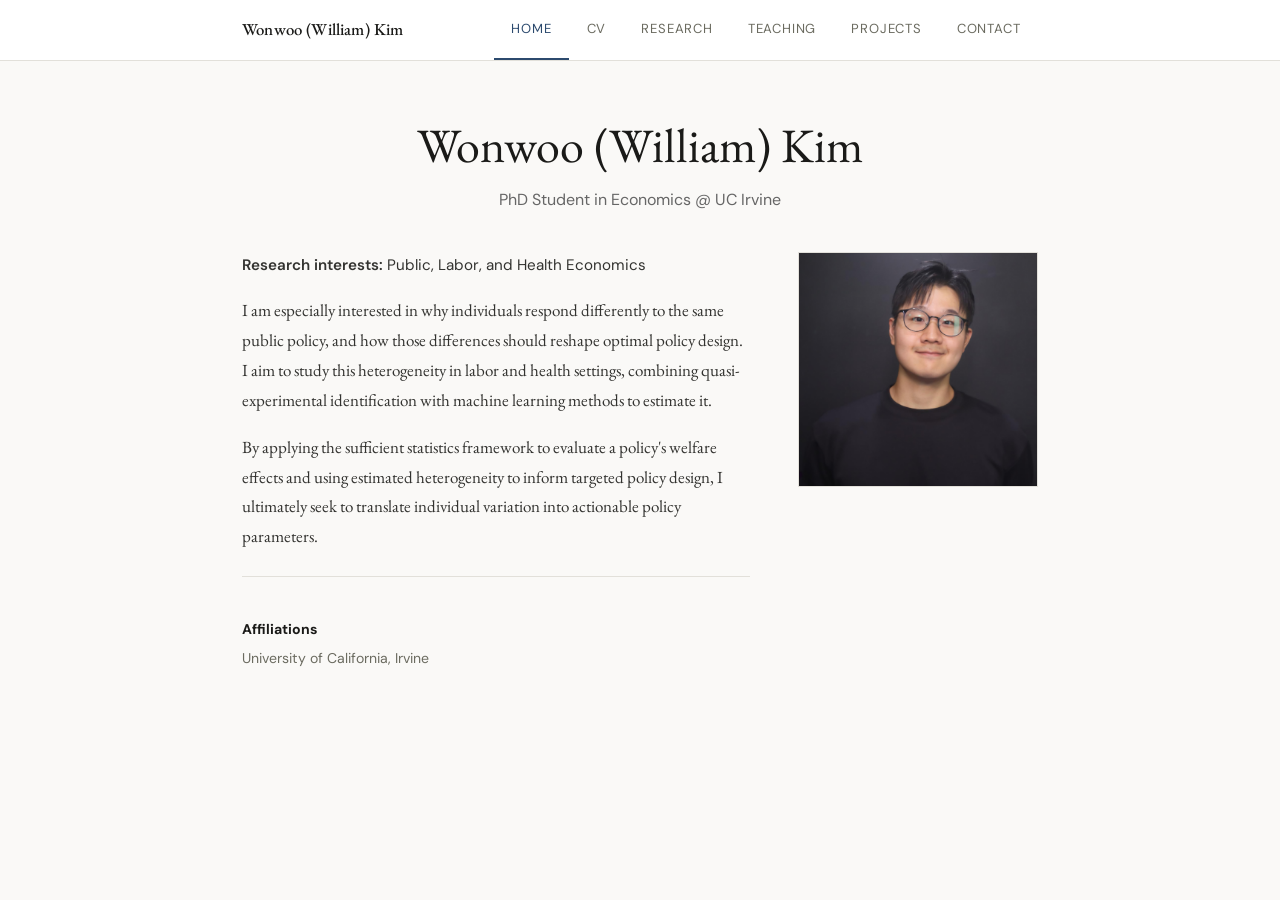
<file: index.html>
<!DOCTYPE html>
<html lang="en">
<head>
  <meta charset="UTF-8" />
  <meta name="viewport" content="width=device-width, initial-scale=1.0" />
  <title>Wonwoo (William) Kim</title>
  <link rel="stylesheet" href="style.css" />
  <style>
    /* Centered big name */
    .home-name {
      text-align: center;
      margin-bottom: 2.5rem;
    }

    .home-name h1 {
      font-size: 3rem;
      font-weight: 400;
      color: var(--text);
    }

    .home-subtitle {
      margin-top: 0.75rem;
      font-size: 1rem;
      color: #666;
      font-family: var(--sans);
      line-height: 1.6;
    }

    /* Two-column: text left, photo right */
    .home-grid {
      display: grid;
      grid-template-columns: 1fr 240px;
      gap: 3rem;
      align-items: start;
    }

    .research-label {
      font-family: var(--sans);
      font-size: 0.95rem;
      font-weight: 600;
      margin-bottom: 0.75rem;
      color: var(--text);
    }

    .research-label .fields { font-weight: 400; }

    .photo-col img {
      width: 100%;
      display: block;
      border: 1px solid var(--border);
    }

    @media (max-width: 700px) {
      .home-grid { grid-template-columns: 1fr; }
      .home-name h1 { font-size: 2.2rem; }
    }
  </style>
</head>
<body>

<header>
  <div class="header-inner">
    <a class="site-name" href="index.html">Wonwoo (William) Kim</a>
    <nav>
      <a href="index.html" class="active">Home</a>
      <a href="cv.html">CV</a>
      <a href="research.html">Research</a>
      <a href="teaching.html">Teaching</a>
      <a href="projects.html">Projects</a>
      <a href="contact.html">Contact</a>
    </nav>
  </div>
</header>

<main>

  <!-- Big centered name -->
  <div class="home-name">
    <h1>Wonwoo (William) Kim</h1>
    <p class="home-subtitle">
    PhD Student in Economics @ UC Irvine
  </p>
  </div>

  <!-- Two-column grid -->
  <div class="home-grid">

    <!-- LEFT: research interests + rest -->
    <div class="home-body">

      <p class="research-label">Research interests: <span class="fields">Public, Labor, and Health Economics</span></p>
      <p>
        I am especially interested in why individuals respond differently to the same public policy, and how those differences should reshape optimal policy design. I aim to study this heterogeneity in labor and health settings, combining quasi-experimental identification with machine learning methods to estimate it.
      </p>
      <p style="margin-top:1rem;">
        By applying the sufficient statistics framework to evaluate a policy's welfare effects and using estimated heterogeneity to inform targeted policy design, I ultimately seek to translate individual variation into actionable policy parameters.
      </p>

      <hr class="page-divider">
      <div class="affiliation-block">
        <p><strong style="color:var(--text); font-family: var(--sans); font-size:0.88rem;">Affiliations</strong></p>
        <p>University of California, Irvine</p>
      </div>

    </div>

    <!-- RIGHT: photo -->
    <div class="photo-col">
      <img src="Wonwoo Kim.jpg" alt="Wonwoo Kim">
    </div>

  </div>
</main>

</body>
</html>
</file>
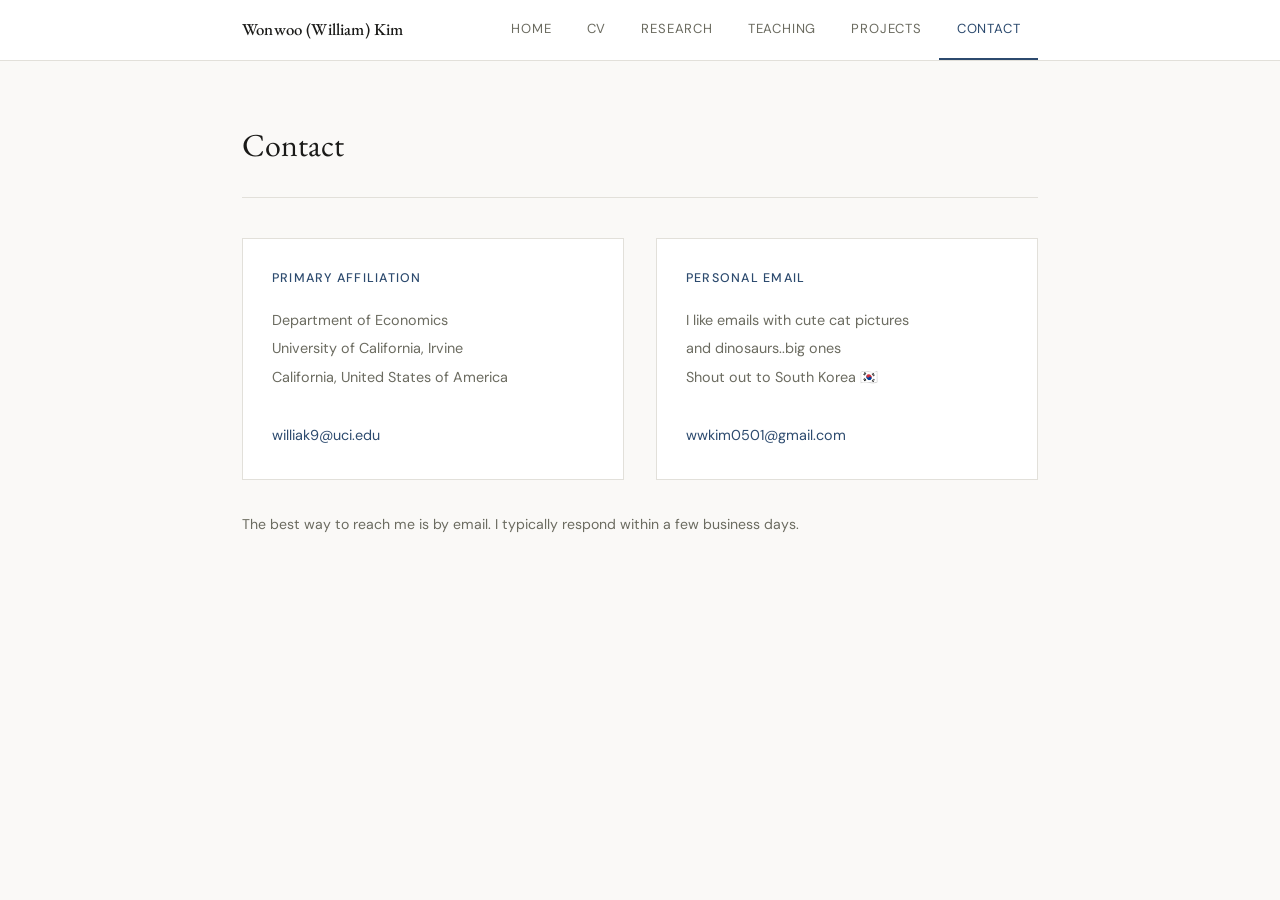
<file: contact.html>
<!DOCTYPE html>
<html lang="en">
<head>
  <meta charset="UTF-8" />
  <meta name="viewport" content="width=device-width, initial-scale=1.0" />
  <title>Contact — Wonwoo (William) Kim</title>
  <link rel="stylesheet" href="style.css" />
</head>
<body>

<header>
  <div class="header-inner">
    <a class="site-name" href="index.html">Wonwoo (William) Kim</a>
    <nav>
      <a href="index.html">Home</a>
      <a href="cv.html">CV</a>
      <a href="research.html">Research</a>
      <a href="teaching.html">Teaching</a>
      <a href="projects.html">Projects</a>
      <a href="contact.html" class="active">Contact</a>
    </nav>
  </div>
</header>

<main>
  <h2 class="page-title">Contact</h2>
  <hr class="page-divider">

  <div class="contact-grid">

    <!-- ✏️ Update your contact details below -->
    <div class="contact-card">
      <h3>Primary Affiliation</h3>
      <p>
        Department of Economics<br>
        University of California, Irvine<br>
        California, United States of America<br><br>
        <a href="mailto:williak9@uci.edu">williak9@uci.edu</a>
      </p>
    </div>

    <div class="contact-card">
      <h3>Personal Email</h3>
      <p>
        I like emails with cute cat pictures<br>
        and dinosaurs..big ones<br>
        Shout out to South Korea &#x1F1F0;&#x1F1F7;<br><br>
        <a href="mailto:wwkim0501@gmail.com">wwkim0501@gmail.com</a>
      </p>
    </div>

  </div>

  <p style="margin-top: 2rem; font-family: var(--sans); font-size: 0.88rem; color: var(--muted);">
    The best way to reach me is by email. I typically respond within a few business days.
  </p>
</main>


</body>
</html>
</file>
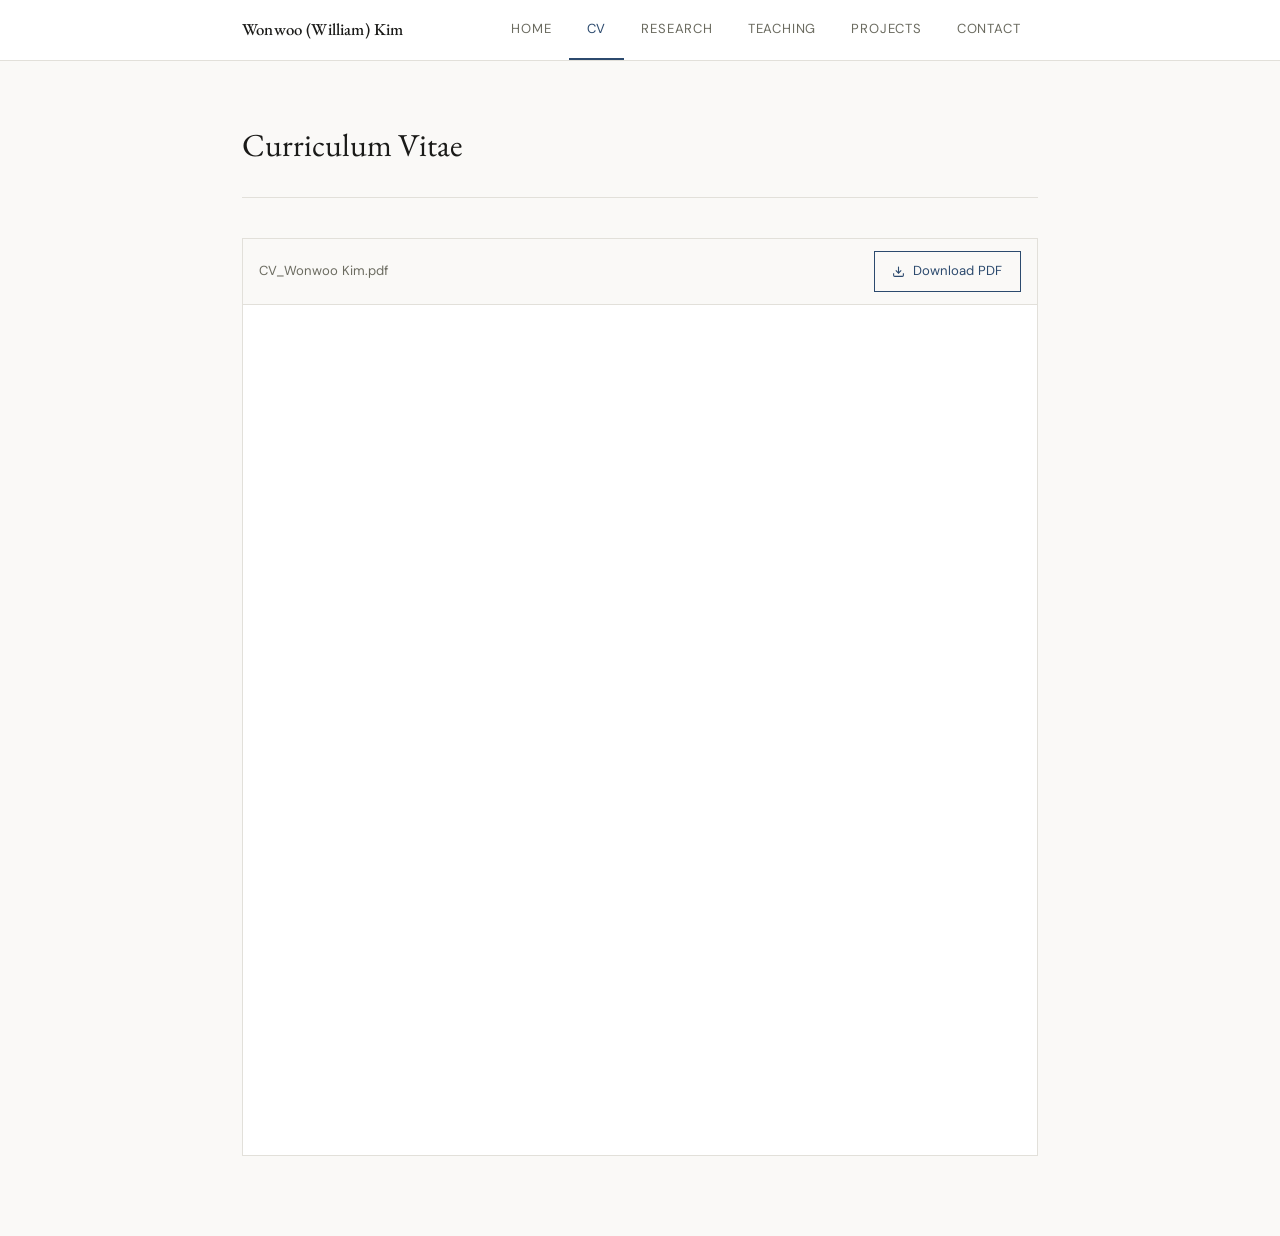
<file: cv.html>
<!DOCTYPE html>
<html lang="en">
<head>
  <meta charset="UTF-8" />
  <meta name="viewport" content="width=device-width, initial-scale=1.0" />
  <title>CV — Wonwoo (William) Kim</title>
  <link rel="stylesheet" href="style.css" />
  <style>
    .pdf-wrapper {
      width: 100%;
      border: 1px solid var(--border);
      background: var(--surface);
    }

    .pdf-wrapper iframe {
      width: 100%;
      height: 850px;
      border: none;
      display: block;
    }

    .pdf-toolbar {
      display: flex;
      align-items: center;
      justify-content: space-between;
      padding: 0.75rem 1rem;
      border-bottom: 1px solid var(--border);
      background: var(--bg);
    }

    .pdf-toolbar span {
      font-family: var(--sans);
      font-size: 0.82rem;
      color: var(--muted);
    }

    /* Fallback message shown if browser can't render PDF */
    .pdf-fallback {
      display: none;
      padding: 3rem;
      text-align: center;
      font-family: var(--sans);
      font-size: 0.9rem;
      color: var(--muted);
    }
  </style>
</head>
<body>

<header>
  <div class="header-inner">
    <a class="site-name" href="index.html">Wonwoo (William) Kim</a>
    <nav>
      <a href="index.html">Home</a>
      <a href="cv.html" class="active">CV</a>
      <a href="research.html">Research</a>
      <a href="teaching.html">Teaching</a>
      <a href="projects.html">Projects</a>
      <a href="contact.html">Contact</a>
    </nav>
  </div>
</header>

<main>
  <h2 class="page-title">Curriculum Vitae</h2>
  <hr class="page-divider">

  <div class="pdf-wrapper">
    <div class="pdf-toolbar">
      <span>CV_Wonwoo Kim.pdf</span>
      <!-- The PDF keeps the same filename across updates, so the ?v= below is what
           actually busts the browser cache. It is the first 8 hex of the PDF's
           sha256, so it changes exactly when the file does — a date is not enough,
           since the CV can be re-cut twice in one day. Update it here and on the
           iframe whenever you replace the PDF, or visitors keep seeing the old CV. -->
      <a class="cv-download" href="CV_Wonwoo Kim.pdf?v=07c76d1d" style="margin:0;"
         download="CV_Wonwoo Kim.pdf">
        <svg width="13" height="13" viewBox="0 0 24 24" fill="none" stroke="currentColor" stroke-width="2">
          <path d="M21 15v4a2 2 0 0 1-2 2H5a2 2 0 0 1-2-2v-4"/>
          <polyline points="7 10 12 15 17 10"/>
          <line x1="12" y1="15" x2="12" y2="3"/>
        </svg>
        Download PDF
      </a>
    </div>

    <!-- Bump ?v= together with the download link above. -->
    <iframe
      src="CV_Wonwoo Kim.pdf?v=07c76d1d"
      title="CV_Wonwoo Kim"
      onerror="this.style.display='none'; document.querySelector('.pdf-fallback').style.display='block';">
    </iframe>

    <div class="pdf-fallback">
      Your browser couldn't display the PDF inline.
      <a href="CV_Wonwoo Kim.pdf?v=07c76d1d" download="CV_Wonwoo Kim.pdf">Click here to download it instead.</a>
    </div>
  </div>

</main>


</body>
</html>
</file>
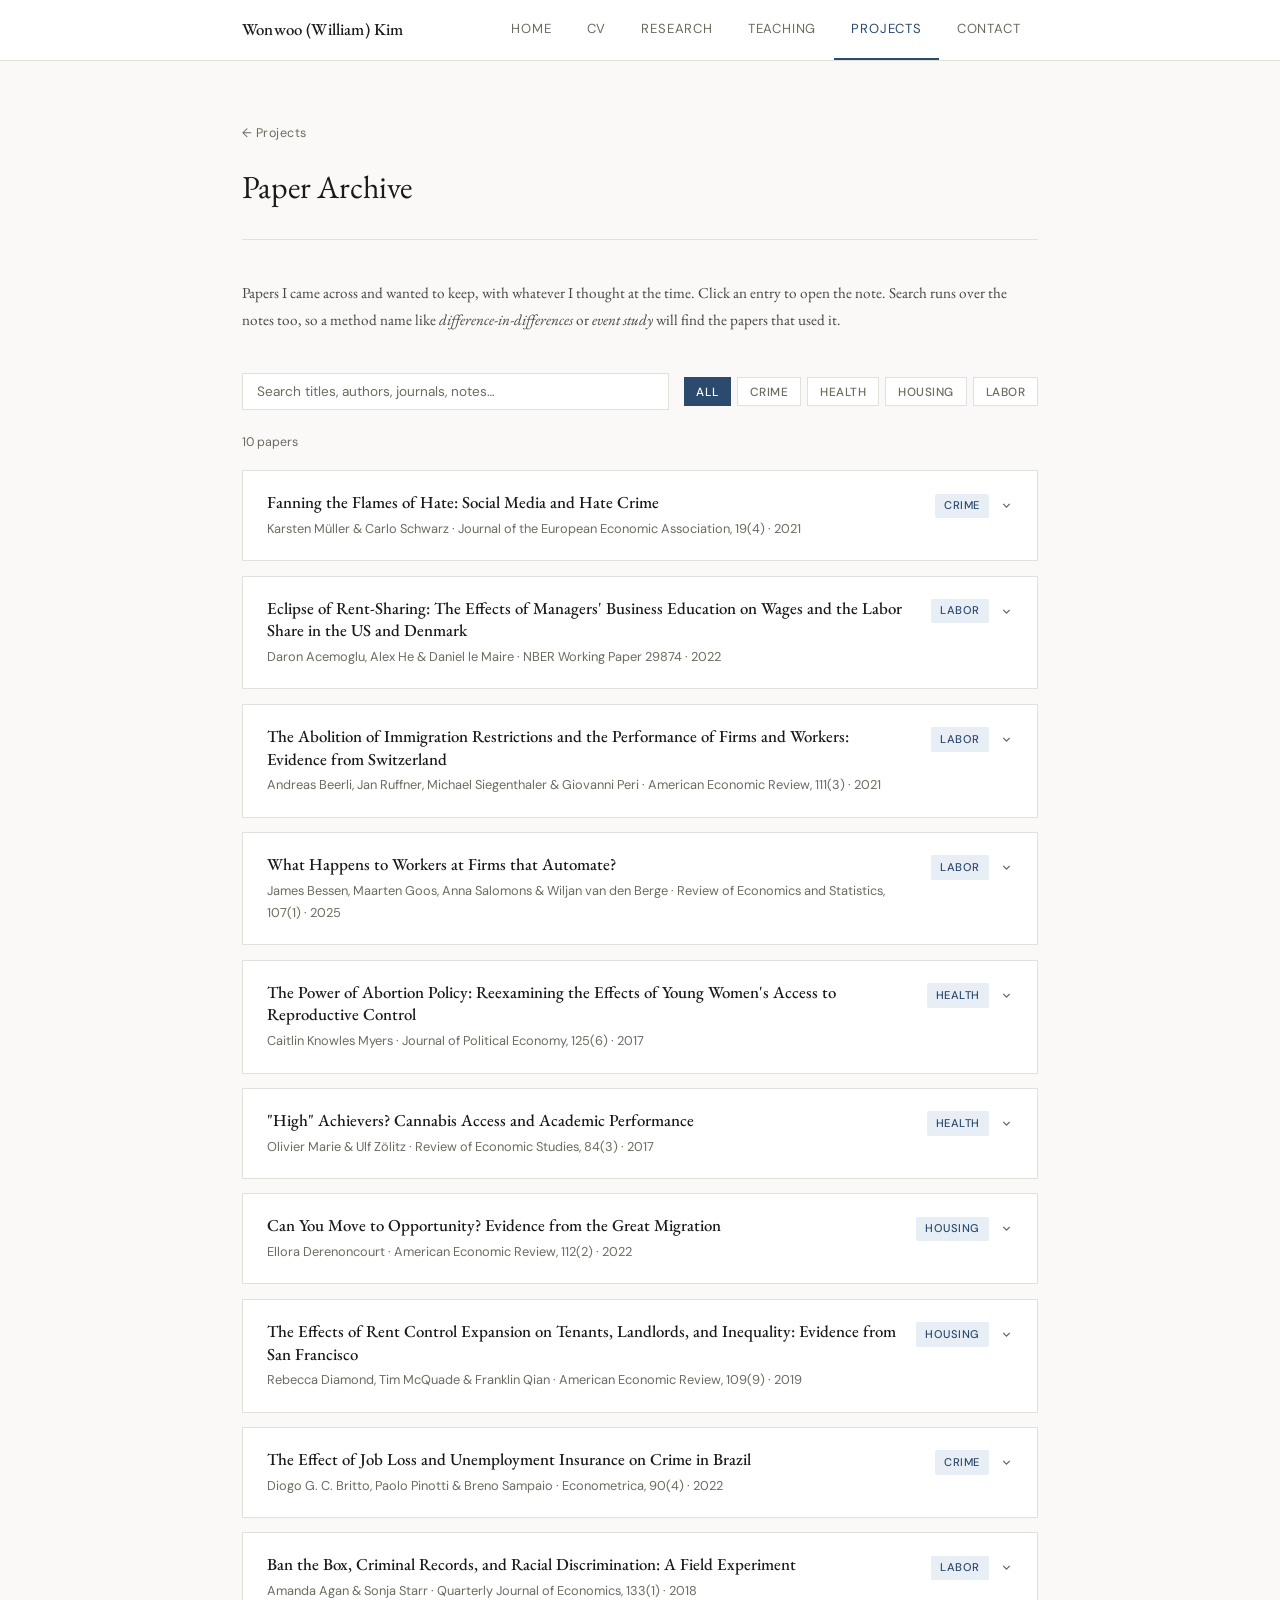
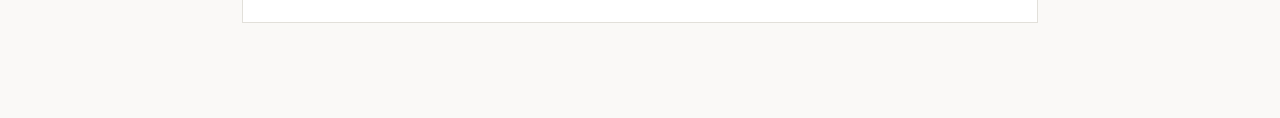
<file: paper-archive.html>
<!DOCTYPE html>
<html lang="en">
<head>
  <meta charset="UTF-8" />
  <meta name="viewport" content="width=device-width, initial-scale=1.0" />
  <title>Paper Archive — Wonwoo (William) Kim</title>
  <link rel="stylesheet" href="style.css" />
</head>
<body>

<header>
  <div class="header-inner">
    <a class="site-name" href="index.html">Wonwoo (William) Kim</a>
    <nav>
      <a href="index.html">Home</a>
      <a href="cv.html">CV</a>
      <a href="research.html">Research</a>
      <a href="teaching.html">Teaching</a>
      <a href="projects.html" class="active">Projects</a>
      <a href="contact.html">Contact</a>
    </nav>
  </div>
</header>

<main>
  <a class="back-link" href="projects.html">← Projects</a>
  <h2 class="page-title">Paper Archive</h2>
  <hr class="page-divider">

  <p class="hub-intro">
    Papers I came across and wanted to keep, with whatever I thought at the time.
    Click an entry to open the note. Search runs over the notes too, so a method
    name like <em>difference-in-differences</em> or <em>event study</em> will find
    the papers that used it.
  </p>

  <div class="archive-controls">
    <input
      class="archive-search"
      id="archive-search"
      type="search"
      placeholder="Search titles, authors, journals, notes…"
      aria-label="Search the paper archive"
    />
    <div class="archive-chips" id="archive-chips" role="group" aria-label="Filter by field"></div>
  </div>

  <p class="archive-count" id="archive-count" aria-live="polite"></p>

  <div id="archive-list">
    <noscript>
      <p class="archive-empty">
        The archive is rendered from <code>papers.json</code> in the browser, so it needs
        JavaScript. The raw file is readable directly at
        <a href="papers.json">papers.json</a>.
      </p>
    </noscript>
  </div>
</main>

<!-- Cloned per row rather than built by hand, so no markup is ever assembled from strings. -->
<template id="caret-template">
  <svg class="archive-caret" width="13" height="13" viewBox="0 0 24 24" fill="none" stroke="currentColor" stroke-width="2.5" aria-hidden="true"><polyline points="6 9 12 15 18 9"/></svg>
</template>

<script>
// Paper archive — renders papers.json, filters by field, searches across everything.
//
// Adding a paper means appending one object to papers.json. Nothing here is
// hardcoded to the current contents: the field chips are derived from the values
// that actually appear in the data, so a new field creates its own chip.
//
// Schema (see papers.json for a worked template):
//   id      string   unique slug
//   title   string
//   authors string
//   venue   string   journal, handbook, working paper series…
//   year    number
//   field   string   the single filter axis
//   added   string   "YYYY-MM-DD"; sorts the list, newest first
//   link      string   optional; only http(s) is rendered
//   takeaways string[] one entry per bullet under "Key takeaways"
//   comments  string   my own take, under "My comments"; "" hides the whole
//                      section, and "\n" splits it into paragraphs
//   source    string   optional provenance line, shown small at the bottom
//
// Everything from the file lands on the page through textContent, so a stray
// angle bracket in a note is text, not markup.
(function () {
  var listEl = document.getElementById("archive-list");
  var chipsEl = document.getElementById("archive-chips");
  var searchEl = document.getElementById("archive-search");
  var countEl = document.getElementById("archive-count");

  var papers = [];
  var activeField = "all";
  var query = "";

  fetch("papers.json", { cache: "no-store" })
    .then(function (res) {
      if (!res.ok) throw new Error(res.status);
      return res.json();
    })
    .then(function (data) {
      papers = (data.papers || []).slice().sort(function (a, b) {
        return String(b.added || "").localeCompare(String(a.added || ""));
      });
      buildChips();
      render();
    })
    .catch(function () {
      countEl.textContent = "";
      replaceChildren(listEl, message("Could not load the archive just now."));
    });

  // ── helpers ──

  function replaceChildren(parent, child) {
    parent.textContent = "";
    if (child) parent.appendChild(child);
  }

  function message(text) {
    var p = document.createElement("p");
    p.className = "archive-empty";
    p.textContent = text;
    return p;
  }

  // Only ever hand an http(s) URL to href — no javascript: or data: from the data file.
  function safeUrl(url) {
    return /^https?:\/\//i.test(url || "") ? url : "";
  }

  function label(text) {
    var h = document.createElement("h4");
    h.className = "archive-label";
    h.textContent = text;
    return h;
  }

  // Search covers the takeaways and comments, not just the bibliographic line —
  // that is how a method name ("difference-in-differences") finds its papers.
  function haystack(p) {
    return [p.title, p.authors, p.venue, p.year, p.field, p.comments, p.source]
      .concat(p.takeaways || [])
      .join(" ")
      .toLowerCase();
  }

  function matches(p) {
    if (activeField !== "all" && p.field !== activeField) return false;
    return !query || haystack(p).indexOf(query) !== -1;
  }

  // ── field chips, derived from the data ──

  function buildChips() {
    var fields = [];
    papers.forEach(function (p) {
      if (p.field && fields.indexOf(p.field) === -1) fields.push(p.field);
    });
    fields.sort();

    ["all"].concat(fields).forEach(function (field) {
      var chip = document.createElement("button");
      chip.type = "button";
      chip.className = "archive-chip";
      chip.textContent = field === "all" ? "All" : field;
      chip.setAttribute("aria-pressed", String(field === activeField));

      chip.addEventListener("click", function () {
        activeField = field;
        Array.prototype.forEach.call(
          chipsEl.querySelectorAll(".archive-chip"),
          function (other) { other.setAttribute("aria-pressed", String(other === chip)); }
        );
        render();
      });

      chipsEl.appendChild(chip);
    });
  }

  // ── one entry ──

  function makeItem(p) {
    var item = document.createElement("article");
    item.className = "archive-item";

    var head = document.createElement("button");
    head.type = "button";
    head.className = "archive-head";
    head.setAttribute("aria-expanded", "false");

    var lead = document.createElement("div");

    var title = document.createElement("div");
    title.className = "archive-title";
    title.textContent = p.title || "Untitled";
    lead.appendChild(title);

    var meta = document.createElement("div");
    meta.className = "archive-meta";
    meta.textContent = [p.authors, p.venue, p.year].filter(Boolean).join("  ·  ");
    lead.appendChild(meta);

    var side = document.createElement("div");
    side.className = "archive-side";
    if (p.field) {
      var tag = document.createElement("span");
      tag.className = "archive-field";
      tag.textContent = p.field;
      side.appendChild(tag);
    }
    side.appendChild(
      document.getElementById("caret-template").content.firstElementChild.cloneNode(true)
    );

    head.appendChild(lead);
    head.appendChild(side);

    var body = document.createElement("div");
    body.className = "archive-body";
    body.hidden = true;

    // Key takeaways — what the paper does and finds.
    if ((p.takeaways || []).length) {
      body.appendChild(label("Key takeaways"));
      var list = document.createElement("ul");
      list.className = "archive-takeaways";
      p.takeaways.forEach(function (point) {
        var li = document.createElement("li");
        li.textContent = point;
        list.appendChild(li);
      });
      body.appendChild(list);
    }

    // My comments — omitted entirely until there is something to say, so an
    // unwritten note leaves no empty heading behind.
    if (p.comments) {
      body.appendChild(label("My comments"));
      String(p.comments).split("\n").forEach(function (paragraph) {
        if (!paragraph.trim()) return;
        var para = document.createElement("p");
        para.textContent = paragraph;
        body.appendChild(para);
      });
    }

    if (p.source) {
      var source = document.createElement("p");
      source.className = "archive-source";
      source.textContent = p.source;
      body.appendChild(source);
    }

    var href = safeUrl(p.link);
    if (href) {
      var link = document.createElement("a");
      link.className = "archive-link";
      link.href = href;
      link.target = "_blank";
      link.rel = "noopener";
      link.textContent = "Read the paper →";
      body.appendChild(link);
    }

    head.addEventListener("click", function () {
      var open = head.getAttribute("aria-expanded") === "true";
      head.setAttribute("aria-expanded", String(!open));
      body.hidden = open;
    });

    item.appendChild(head);
    item.appendChild(body);
    return item;
  }

  // ── render ──

  function render() {
    var shown = papers.filter(matches);

    listEl.textContent = "";
    if (!shown.length) {
      listEl.appendChild(message("No papers match that."));
    } else {
      shown.forEach(function (p) { listEl.appendChild(makeItem(p)); });
    }

    countEl.textContent = shown.length + (shown.length === 1 ? " paper" : " papers");
  }

  searchEl.addEventListener("input", function () {
    query = searchEl.value.trim().toLowerCase();
    render();
  });
})();
</script>

</body>
</html>
</file>
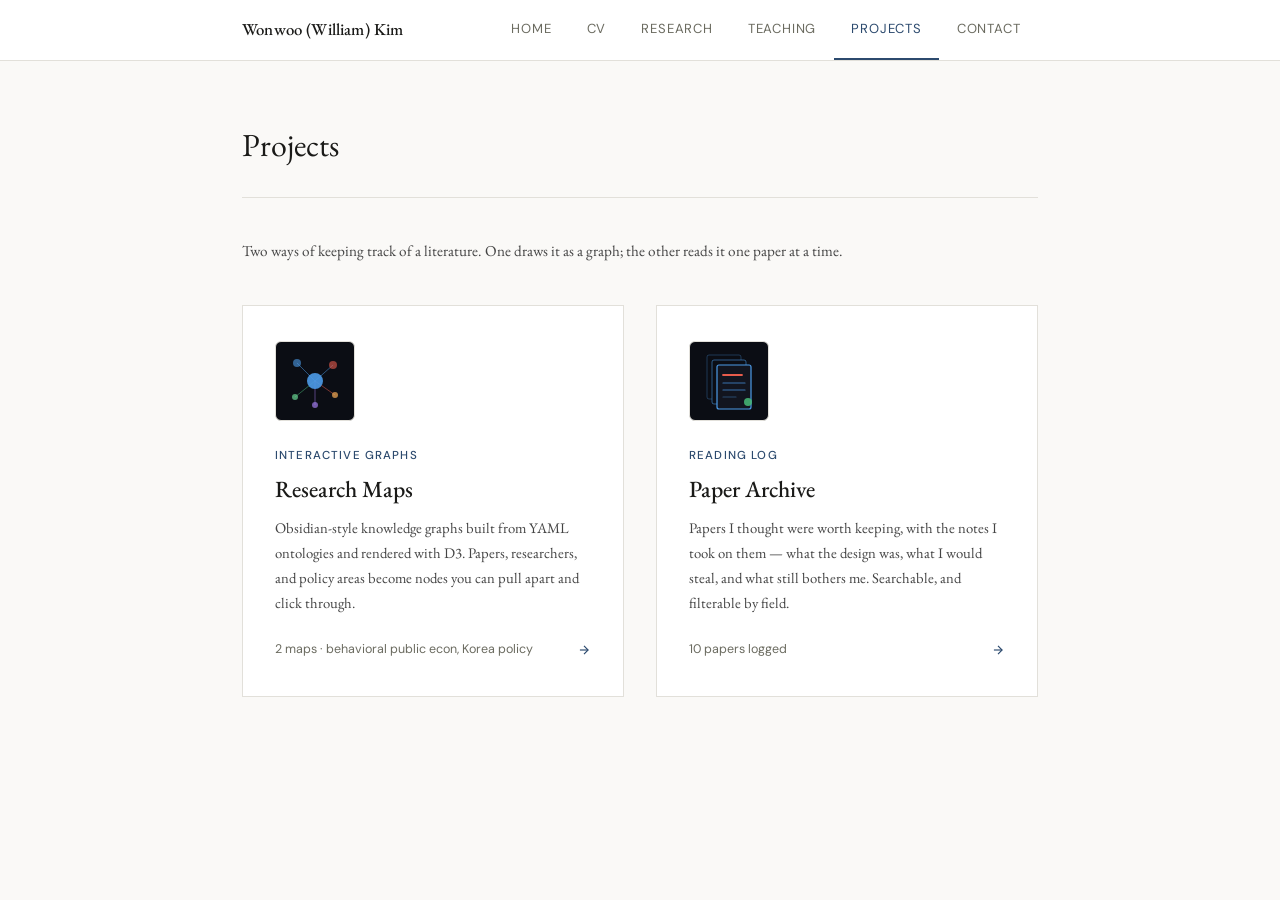
<file: projects.html>
<!DOCTYPE html>
<html lang="en">
<head>
  <meta charset="UTF-8" />
  <meta name="viewport" content="width=device-width, initial-scale=1.0" />
  <title>Projects — Wonwoo (William) Kim</title>
  <link rel="stylesheet" href="style.css" />
</head>
<body>

<header>
  <div class="header-inner">
    <a class="site-name" href="index.html">Wonwoo (William) Kim</a>
    <nav>
      <a href="index.html">Home</a>
      <a href="cv.html">CV</a>
      <a href="research.html">Research</a>
      <a href="teaching.html">Teaching</a>
      <a href="projects.html" class="active">Projects</a>
      <a href="contact.html">Contact</a>
    </nav>
  </div>
</header>

<main>
  <h2 class="page-title">Projects</h2>
  <hr class="page-divider">

  <p class="hub-intro">
    Two ways of keeping track of a literature. One draws it as a graph;
    the other reads it one paper at a time.
  </p>

  <div class="hub-grid">

    <!-- ── Left door: the D3 knowledge graphs ── -->
    <a class="hub-panel" href="research-maps.html">
      <div class="hub-motif">
        <svg viewBox="0 0 72 72" fill="none" xmlns="http://www.w3.org/2000/svg" aria-hidden="true">
          <line x1="36" y1="36" x2="18" y2="18" stroke="#4C9BE8" stroke-width="1" stroke-opacity="0.5"/>
          <line x1="36" y1="36" x2="54" y2="20" stroke="#4C9BE8" stroke-width="1" stroke-opacity="0.5"/>
          <line x1="36" y1="36" x2="56" y2="50" stroke="#E85C4C" stroke-width="1" stroke-opacity="0.5"/>
          <line x1="36" y1="36" x2="16" y2="52" stroke="#48BB78" stroke-width="1" stroke-opacity="0.5"/>
          <line x1="36" y1="36" x2="36" y2="60" stroke="#9F7AEA" stroke-width="1" stroke-opacity="0.5"/>
          <circle cx="36" cy="36" r="8" fill="#4C9BE8" fill-opacity="0.9"/>
          <circle cx="18" cy="18" r="4" fill="#4C9BE8" fill-opacity="0.6"/>
          <circle cx="54" cy="20" r="4" fill="#E85C4C" fill-opacity="0.6"/>
          <circle cx="56" cy="50" r="3" fill="#F6AD55" fill-opacity="0.7"/>
          <circle cx="16" cy="52" r="3" fill="#68D391" fill-opacity="0.7"/>
          <circle cx="36" cy="60" r="3" fill="#9F7AEA" fill-opacity="0.7"/>
        </svg>
      </div>

      <h3 class="hub-kicker">Interactive Graphs</h3>
      <div class="hub-title">Research Maps</div>
      <p class="hub-desc">
        Obsidian-style knowledge graphs built from YAML ontologies and rendered
        with D3. Papers, researchers, and policy areas become nodes you can pull
        apart and click through.
      </p>

      <div class="hub-meta">
        <span>2 maps · behavioral public econ, Korea policy</span>
        <svg class="hub-arrow" width="14" height="14" viewBox="0 0 24 24" fill="none" stroke="currentColor" stroke-width="2" aria-hidden="true"><line x1="5" y1="12" x2="19" y2="12"/><polyline points="12 5 19 12 12 19"/></svg>
      </div>
    </a>

    <!-- ── Right door: the reading log ── -->
    <a class="hub-panel" href="paper-archive.html">
      <div class="hub-motif">
        <svg viewBox="0 0 72 72" fill="none" xmlns="http://www.w3.org/2000/svg" aria-hidden="true">
          <rect x="14" y="10" width="34" height="44" rx="2" stroke="#4C9BE8" stroke-width="1" stroke-opacity="0.3"/>
          <rect x="19" y="15" width="34" height="44" rx="2" fill="#0b0d14" stroke="#4C9BE8" stroke-width="1" stroke-opacity="0.55"/>
          <rect x="24" y="20" width="34" height="44" rx="2" fill="#12151f" stroke="#4C9BE8" stroke-width="1.2"/>
          <line x1="30" y1="30" x2="49" y2="30" stroke="#E85C4C" stroke-width="1.8" stroke-linecap="round"/>
          <line x1="30" y1="38" x2="52" y2="38" stroke="#4C9BE8" stroke-width="1.2" stroke-opacity="0.7" stroke-linecap="round"/>
          <line x1="30" y1="45" x2="52" y2="45" stroke="#4C9BE8" stroke-width="1.2" stroke-opacity="0.7" stroke-linecap="round"/>
          <line x1="30" y1="52" x2="43" y2="52" stroke="#4C9BE8" stroke-width="1.2" stroke-opacity="0.4" stroke-linecap="round"/>
          <circle cx="55" cy="57" r="4" fill="#48BB78" fill-opacity="0.85"/>
        </svg>
      </div>

      <h3 class="hub-kicker">Reading Log</h3>
      <div class="hub-title">Paper Archive</div>
      <p class="hub-desc">
        Papers I thought were worth keeping, with the notes I took on them —
        what the design was, what I would steal, and what still bothers me.
        Searchable, and filterable by field.
      </p>

      <div class="hub-meta">
        <!-- Replaced with a live count on load; this text is the fallback. -->
        <span data-paper-count>Notes on papers worth keeping</span>
        <svg class="hub-arrow" width="14" height="14" viewBox="0 0 24 24" fill="none" stroke="currentColor" stroke-width="2" aria-hidden="true"><line x1="5" y1="12" x2="19" y2="12"/><polyline points="12 5 19 12 12 19"/></svg>
      </div>
    </a>

  </div>
</main>

<script>
// Show how many papers are actually in the archive, read from the same file the
// archive page renders. Same-origin, no build step, and the markup already says
// something sensible — so a failed fetch just leaves the fallback text in place.
(function () {
  var el = document.querySelector("[data-paper-count]");
  if (!el) return;

  fetch("papers.json", { cache: "no-store" })
    .then(function (res) {
      if (!res.ok) throw new Error(res.status);
      return res.json();
    })
    .then(function (data) {
      var n = (data.papers || []).length;
      el.textContent = n + (n === 1 ? " paper logged" : " papers logged");
    })
    .catch(function () { /* keep the fallback */ });
})();
</script>

</body>
</html>
</file>
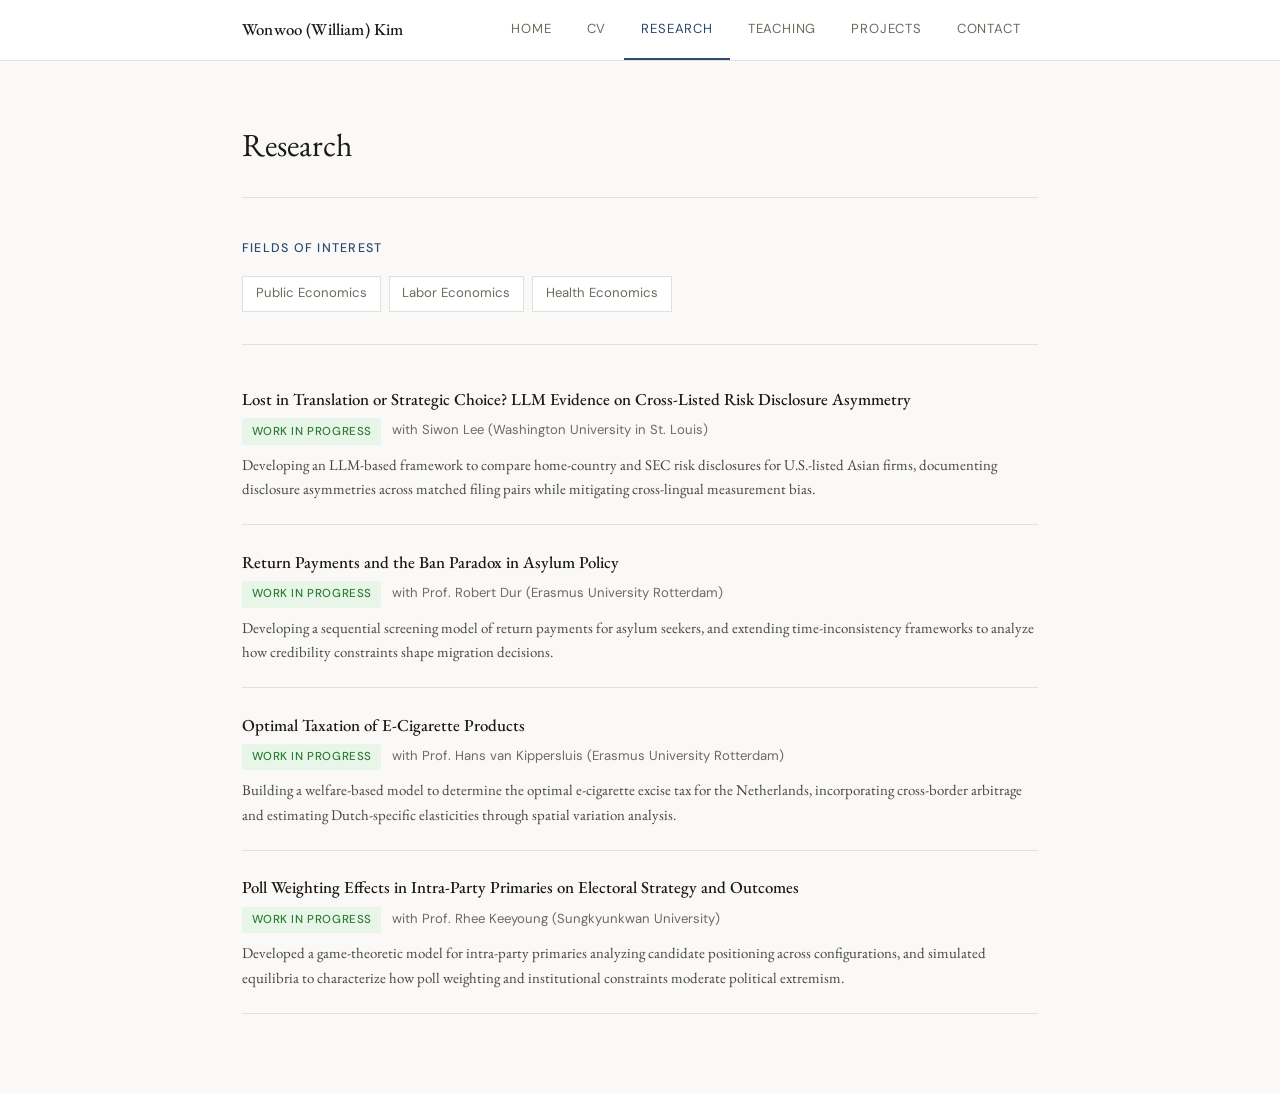
<file: research.html>
<!DOCTYPE html>
<html lang="en">
<head>
  <meta charset="UTF-8" />
  <meta name="viewport" content="width=device-width, initial-scale=1.0" />
  <title>Research — Wonwoo (William) Kim</title>
  <link rel="stylesheet" href="style.css" />
</head>
<body>

<header>
  <div class="header-inner">
    <a class="site-name" href="index.html">Wonwoo (William) Kim</a>
    <nav>
      <a href="index.html">Home</a>
      <a href="cv.html">CV</a>
      <a href="research.html" class="active">Research</a>
      <a href="teaching.html">Teaching</a>
      <a href="projects.html">Projects</a>
      <a href="contact.html">Contact</a>
    </nav>
  </div>
</header>

<main>
  <h2 class="page-title">Research</h2>
  <hr class="page-divider">

  <div class="research-fields">
    <h3>Fields of Interest</h3>
    <div class="field-tags">
      <span class="field-tag">Public Economics</span>
      <span class="field-tag">Labor Economics</span>
      <span class="field-tag">Health Economics</span>
    </div>
  </div>

  <hr class="page-divider" style="margin-top:2rem;">

  <ul class="paper-list">

    <!-- ── ONGOING ── -->
    <!-- Order and titles follow WORK IN PROGRESS in CV_Wonwoo Kim.pdf. -->
    <li class="paper-item">
      <div class="paper-title">Lost in Translation or Strategic Choice? LLM Evidence on Cross-Listed Risk Disclosure Asymmetry</div>
      <div class="paper-meta">
        <span class="paper-tag tag-progress">Work in Progress</span>
        with Siwon Lee (Washington University in St. Louis)
      </div>
      <div class="paper-abstract">
        Developing an LLM-based framework to compare home-country and SEC risk disclosures for
        U.S.-listed Asian firms, documenting disclosure asymmetries across matched filing pairs
        while mitigating cross-lingual measurement bias.
      </div>
    </li>

    <li class="paper-item">
      <div class="paper-title">Return Payments and the Ban Paradox in Asylum Policy</div>
      <div class="paper-meta">
        <span class="paper-tag tag-progress">Work in Progress</span>
        with Prof. Robert Dur (Erasmus University Rotterdam)
      </div>
      <div class="paper-abstract">
        Developing a sequential screening model of return payments for asylum seekers, and extending
        time-inconsistency frameworks to analyze how credibility constraints shape migration decisions.
      </div>
    </li>

    <li class="paper-item">
      <div class="paper-title">Optimal Taxation of E-Cigarette Products</div>
      <div class="paper-meta">
        <span class="paper-tag tag-progress">Work in Progress</span>
        with Prof. Hans van Kippersluis (Erasmus University Rotterdam)
      </div>
      <div class="paper-abstract">
        Building a welfare-based model to determine the optimal e-cigarette excise tax for the
        Netherlands, incorporating cross-border arbitrage and estimating Dutch-specific elasticities
        through spatial variation analysis.
      </div>
    </li>

    <li class="paper-item">
      <div class="paper-title">Poll Weighting Effects in Intra-Party Primaries on Electoral Strategy and Outcomes</div>
      <div class="paper-meta">
        <span class="paper-tag tag-progress">Work in Progress</span>
        with Prof. Rhee Keeyoung (Sungkyunkwan University)
      </div>
      <div class="paper-abstract">
        Developed a game-theoretic model for intra-party primaries analyzing candidate positioning
        across configurations, and simulated equilibria to characterize how poll weighting and
        institutional constraints moderate political extremism.
      </div>
    </li>

    <!-- ── COMPLETED ── -->
    <!-- <li class="paper-item">
      <div class="paper-title">Gender-Specific Cardiovascular Screening Intervention Design</div>
      <div class="paper-meta">
        <span class="paper-tag tag-wip">Completed</span>
        Research Project · with Prof. Hans van Kippersluis &mdash; Erasmus University Rotterdam, Feb 2025
      </div>
      <div class="paper-abstract">
        Reviewed cardiovascular prevention literature, constructed a disease–age–gender panel for Zuid-Holland municipalities using CBS data, and designed a gender-targeted intervention to increase early screening uptake.
      </div>
    </li>

    <li class="paper-item">
      <div class="paper-title">Effects of Childbirth Incentives by Local Governments on Birth Rate</div>
      <div class="paper-meta">
        <span class="paper-tag tag-wip">Completed</span>
        Undergraduate Research Program · with Prof. Lee Dongwon &mdash; Sungkyunkwan University, Aug 2024
      </div>
      <div class="paper-abstract">
        Constructed and analyzed a South Korean municipal panel dataset to estimate the causal impact of financial incentives for first- and second-born children on fertility rates.
      </div>
    </li>

    <li class="paper-item">
      <div class="paper-title">Numerical Investigation for Economic Modeling Using Python</div>
      <div class="paper-meta">
        <span class="paper-tag tag-wip">Completed</span>
        Undergraduate Research Program · with Prof. Lee Junsang &mdash; Sungkyunkwan University, Jul 2022
      </div>
      <div class="paper-abstract">
        Modeled AD–AS dynamics in Python to simulate fiscal and monetary shocks and analyze equilibrium stability and inflation–output tradeoffs using dynamic visualizations.
      </div>
    </li>-->

  </ul>
</main>


</body>
</html>
</file>
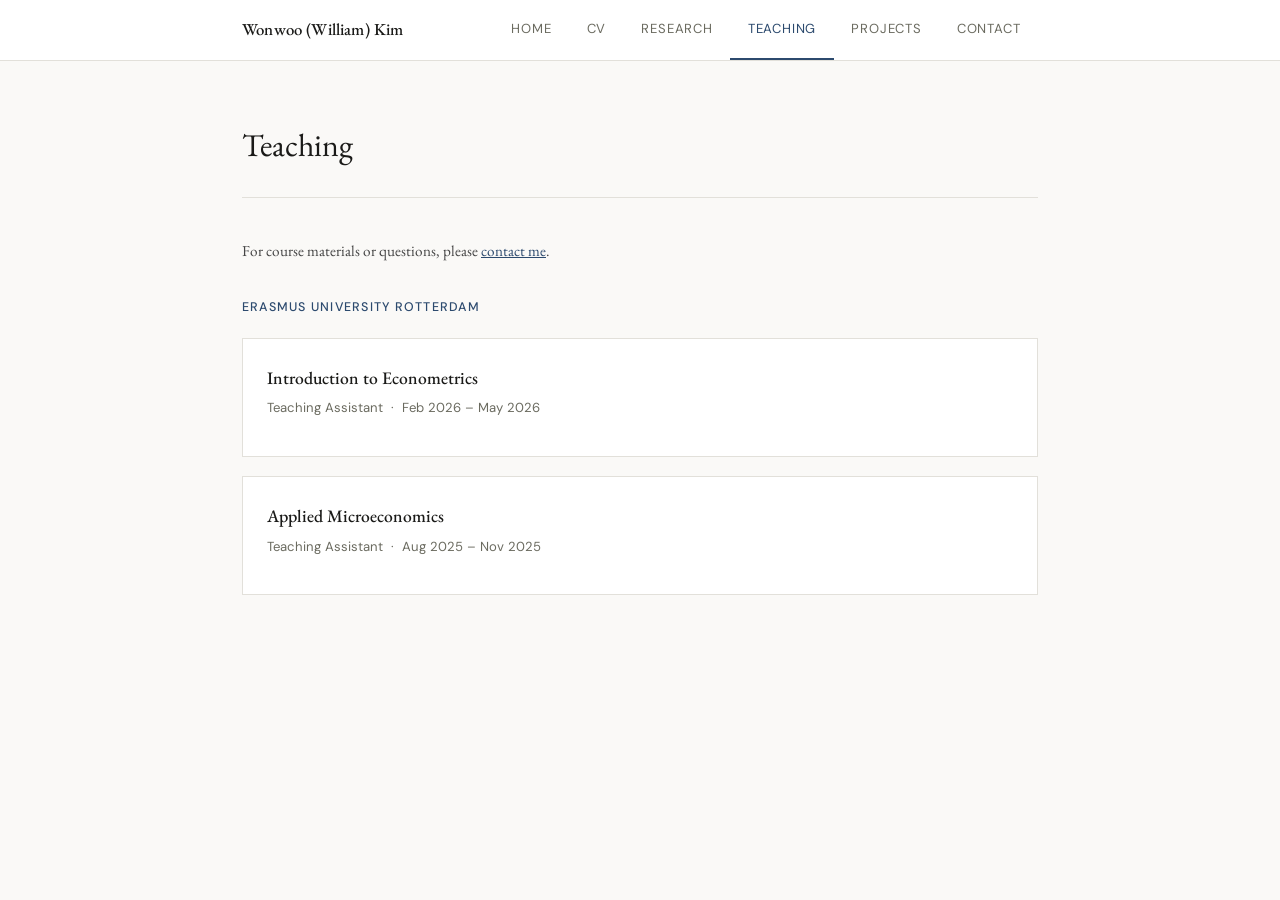
<file: teaching.html>
<!DOCTYPE html>
<html lang="en">
<head>
  <meta charset="UTF-8" />
  <meta name="viewport" content="width=device-width, initial-scale=1.0" />
  <title>Teaching — Wonwoo (William) Kim</title>
  <link rel="stylesheet" href="style.css" />
</head>
<body>

<header>
  <div class="header-inner">
    <a class="site-name" href="index.html">Wonwoo (William) Kim</a>
    <nav>
      <a href="index.html">Home</a>
      <a href="cv.html">CV</a>
      <a href="research.html">Research</a>
      <a href="teaching.html" class="active">Teaching</a>
      <a href="projects.html">Projects</a>
      <a href="contact.html">Contact</a>
    </nav>
  </div>
</header>

<main>
  <h2 class="page-title">Teaching</h2>
  <hr class="page-divider">

  <p style="font-size:0.95rem; color:#444; margin-bottom:2rem;">
    For course materials or questions, please <a href="mailto:williak9@uci.edu">contact me</a>.
  </p>

  <!-- ── Teaching Assistant ── -->
  <div class="cv-section">
    <h3 style="font-family:var(--sans);font-size:0.78rem;font-weight:500;letter-spacing:0.1em;text-transform:uppercase;color:var(--accent);margin-bottom:1.2rem;">
      Erasmus University Rotterdam
    </h3>

    <div class="course-card">
      <div class="course-name">Introduction to Econometrics</div>
      <div class="course-meta">Teaching Assistant &nbsp;·&nbsp; Feb 2026 – May 2026</div>
      <!--<div class="course-desc">
        Teaching Assistant. Course covers the foundations of econometric theory and applied regression analysis.
      </div>-->
    </div>

    <div class="course-card">
      <div class="course-name">Applied Microeconomics</div>
      <div class="course-meta">Teaching Assistant &nbsp;·&nbsp; Aug 2025 – Nov 2025</div>
      <!--<div class="course-desc">
        Teaching Assistant. Taught three tutorial groups of approximately 50 students each, delivering a 2-hour
        session per group each week. Graded exams, answered student questions, and provided administrative
        support to the course.
      </div>-->
    </div>
  </div>

</main>


</body>
</html>
</file>
<file: style.css>
@import url('https://fonts.googleapis.com/css2?family=EB+Garamond:ital,wght@0,400;0,500;0,600;1,400&family=DM+Sans:wght@300;400;500&display=swap');

:root {
  --bg: #faf9f7;
  --surface: #ffffff;
  --text: #1a1a18;
  --muted: #6b6b60;
  --accent: #2c4a6e;
  --accent-light: #e8eef5;
  --border: #e2e0da;
  --serif: 'EB Garamond', Georgia, serif;
  --sans: 'DM Sans', sans-serif;
}

* { margin: 0; padding: 0; box-sizing: border-box; }

body {
  background: var(--bg);
  color: var(--text);
  font-family: var(--serif);
  font-size: 17px;
  line-height: 1.75;
}

/* ── Header ── */
header {
  background: var(--surface);
  border-bottom: 1px solid var(--border);
  position: sticky;
  top: 0;
  z-index: 100;
}

.header-inner {
  max-width: 860px;
  margin: 0 auto;
  padding: 0 2rem;
  display: flex;
  align-items: center;
  justify-content: space-between;
  height: 60px;
}

.site-name {
  font-family: var(--serif);
  font-size: 1.05rem;
  font-weight: 500;
  color: var(--text);
  text-decoration: none;
  letter-spacing: 0.01em;
}

nav { display: flex; }

nav a {
  display: flex;
  align-items: center;
  font-family: var(--sans);
  font-size: 0.82rem;
  font-weight: 400;
  letter-spacing: 0.06em;
  text-transform: uppercase;
  color: var(--muted);
  text-decoration: none;
  padding: 0 1.1rem;
  height: 60px;
  border-bottom: 2px solid transparent;
  transition: color 0.2s, border-color 0.2s;
}

nav a:hover { color: var(--text); }
nav a.active { color: var(--accent); border-bottom-color: var(--accent); }

/* ── Layout ── */
main {
  max-width: 860px;
  margin: 0 auto;
  padding: 3.5rem 2rem 5rem;
  animation: fadeIn 0.3s ease;
}

@keyframes fadeIn {
  from { opacity: 0; transform: translateY(6px); }
  to   { opacity: 1; transform: none; }
}

/* ── Page headings ── */
.page-title {
  font-family: var(--serif);
  font-size: 2rem;
  font-weight: 400;
  margin-bottom: 0.25rem;
}

.page-divider {
  border: none;
  border-top: 1px solid var(--border);
  margin: 1.5rem 0 2.5rem;
}

a { color: var(--accent); }

/* ── Footer ── */
footer {
  border-top: 1px solid var(--border);
  padding: 1.5rem 2rem;
  text-align: center;
  font-family: var(--sans);
  font-size: 0.78rem;
  color: var(--muted);
}

/* ── HOME ── */
.home-grid {
  display: grid;
  grid-template-columns: 1fr 200px;
  gap: 3rem;
  align-items: start;
}

h1 {
  font-family: var(--serif);
  font-size: 2.4rem;
  font-weight: 400;
  line-height: 1.2;
  margin-bottom: 0.4rem;
}

.subtitle {
  font-family: var(--sans);
  font-size: 0.88rem;
  color: var(--muted);
  letter-spacing: 0.04em;
  text-transform: uppercase;
  margin-bottom: 1.8rem;
}

.home-body p { margin-bottom: 1.1rem; color: #333330; }

.contact-block {
  margin-top: 2rem;
  padding-top: 1.5rem;
  border-top: 1px solid var(--border);
  font-family: var(--sans);
  font-size: 0.88rem;
  color: var(--muted);
  line-height: 2;
}

.contact-block strong { color: var(--text); font-weight: 500; }

.affiliation-block { margin-top: 1.5rem; }

.affiliation-block p {
  font-family: var(--sans);
  font-size: 0.88rem;
  color: var(--muted);
  margin-bottom: 0.3rem;
}

.photo-col {
  display: flex;
  flex-direction: column;
  align-items: center;
  gap: 0.75rem;
}

.photo-placeholder {
  width: 180px;
  height: 220px;
  background: var(--accent-light);
  border: 1px solid var(--border);
  display: flex;
  flex-direction: column;
  align-items: center;
  justify-content: center;
  color: var(--muted);
  font-family: var(--sans);
  font-size: 0.78rem;
  text-align: center;
  gap: 0.5rem;
}

.photo-placeholder svg { opacity: 0.35; }
.photo-note { font-family: var(--sans); font-size: 0.72rem; color: var(--muted); text-align: center; font-style: italic; }

/* ── CV ── */
.cv-section { margin-bottom: 2.5rem; }

.cv-section h3 {
  font-family: var(--sans);
  font-size: 0.78rem;
  font-weight: 500;
  letter-spacing: 0.1em;
  text-transform: uppercase;
  color: var(--accent);
  margin-bottom: 1rem;
}

.cv-entry {
  display: grid;
  grid-template-columns: 120px 1fr;
  gap: 0.5rem 1.5rem;
  margin-bottom: 1rem;
  padding-bottom: 1rem;
  border-bottom: 1px solid var(--border);
}

.cv-entry:last-child { border-bottom: none; }

.cv-year {
  font-family: var(--sans);
  font-size: 0.82rem;
  color: var(--muted);
  padding-top: 0.1rem;
}

.cv-detail strong { font-family: var(--serif); font-weight: 500; display: block; margin-bottom: 0.1rem; }
.cv-detail span { font-family: var(--sans); font-size: 0.85rem; color: var(--muted); }

.cv-download {
  display: inline-flex;
  align-items: center;
  gap: 0.5rem;
  font-family: var(--sans);
  font-size: 0.82rem;
  color: var(--accent);
  border: 1px solid var(--accent);
  padding: 0.5rem 1.1rem;
  text-decoration: none;
  margin-bottom: 2.5rem;
  transition: background 0.2s, color 0.2s;
}

.cv-download:hover { background: var(--accent); color: white; }

/* ── RESEARCH ── */
.research-interests {
  background: var(--accent-light);
  border-left: 3px solid var(--accent);
  padding: 1.2rem 1.5rem;
  margin-bottom: 2.5rem;
  font-size: 0.97rem;
  color: #333;
  font-style: italic;
}

.paper-list { list-style: none; }

.paper-item { padding: 1.4rem 0; border-bottom: 1px solid var(--border); }
.paper-item:first-child { padding-top: 0; }

.paper-title { font-family: var(--serif); font-size: 1.05rem; font-weight: 500; color: var(--text); margin-bottom: 0.25rem; }
.paper-meta { font-family: var(--sans); font-size: 0.82rem; color: var(--muted); margin-bottom: 0.5rem; }
.paper-abstract { font-size: 0.93rem; color: #444; line-height: 1.65; }

.paper-tag {
  display: inline-block;
  font-family: var(--sans);
  font-size: 0.72rem;
  font-weight: 500;
  letter-spacing: 0.05em;
  text-transform: uppercase;
  padding: 0.2rem 0.6rem;
  border-radius: 2px;
  margin-right: 0.4rem;
}

.tag-wip { background: #fff3e0; color: #b05c00; }
.tag-progress { background: #e8f5e9; color: #2e7d32; }

.research-fields { margin-top: 2.5rem; }

.research-fields h3 {
  font-family: var(--sans);
  font-size: 0.78rem;
  font-weight: 500;
  letter-spacing: 0.1em;
  text-transform: uppercase;
  color: var(--accent);
  margin-bottom: 1rem;
}

.field-tags { display: flex; flex-wrap: wrap; gap: 0.5rem; }

.field-tag {
  font-family: var(--sans);
  font-size: 0.82rem;
  padding: 0.35rem 0.8rem;
  background: var(--surface);
  border: 1px solid var(--border);
  color: var(--muted);
}

/* ── TEACHING ── */
.course-card {
  border: 1px solid var(--border);
  padding: 1.5rem;
  margin-bottom: 1.2rem;
  background: var(--surface);
  transition: border-color 0.2s;
}

.course-card:hover { border-color: var(--accent); }
.course-name { font-family: var(--serif); font-size: 1.1rem; font-weight: 500; margin-bottom: 0.25rem; }
.course-meta { font-family: var(--sans); font-size: 0.82rem; color: var(--muted); margin-bottom: 0.7rem; }
.course-desc { font-size: 0.93rem; color: #444; }

/* ── CONTACT ── */
.contact-grid {
  display: grid;
  grid-template-columns: 1fr 1fr;
  gap: 2rem;
  margin-top: 1rem;
}

.contact-card { background: var(--surface); border: 1px solid var(--border); padding: 1.8rem; }

.contact-card h3 {
  font-family: var(--sans);
  font-size: 0.78rem;
  font-weight: 500;
  letter-spacing: 0.1em;
  text-transform: uppercase;
  color: var(--accent);
  margin-bottom: 1rem;
}

.contact-card p { font-family: var(--sans); font-size: 0.9rem; color: var(--muted); line-height: 2; }
.contact-card a { color: var(--accent); text-decoration: none; }
.contact-card a:hover { text-decoration: underline; }

/* ── Sub-page back link ── */
.back-link {
  display: inline-block;
  font-family: var(--sans);
  font-size: 0.78rem;
  letter-spacing: 0.04em;
  color: var(--muted);
  text-decoration: none;
  margin-bottom: 0.9rem;
  transition: color 0.2s;
}

.back-link:hover { color: var(--accent); }

/* ── PROJECTS HUB ── */
.hub-intro {
  font-size: 0.95rem;
  color: #444;
  line-height: 1.75;
  margin-bottom: 2.5rem;
}

.hub-grid {
  display: grid;
  grid-template-columns: 1fr 1fr;
  gap: 2rem;
}

.hub-panel {
  display: flex;
  flex-direction: column;
  min-height: 340px;
  padding: 2.2rem 2rem;
  background: var(--surface);
  border: 1px solid var(--border);
  color: inherit;
  text-decoration: none;
  transition: border-color 0.2s, transform 0.2s, box-shadow 0.2s;
}

.hub-panel:hover {
  border-color: var(--accent);
  transform: translateY(-2px);
  box-shadow: 0 6px 20px rgba(44, 74, 110, 0.09);
}

.hub-panel:focus-visible {
  outline: 2px solid var(--accent);
  outline-offset: 3px;
}

.hub-motif {
  width: 80px;
  height: 80px;
  display: flex;
  align-items: center;
  justify-content: center;
  background: #0b0d14;
  border: 1px solid var(--border);
  border-radius: 6px;
  margin-bottom: 1.6rem;
}

.hub-motif svg { width: 72px; height: 72px; }

.hub-kicker {
  font-family: var(--sans);
  font-size: 0.72rem;
  font-weight: 500;
  letter-spacing: 0.1em;
  text-transform: uppercase;
  color: var(--accent);
  margin-bottom: 0.5rem;
}

.hub-title {
  font-family: var(--serif);
  font-size: 1.45rem;
  font-weight: 500;
  line-height: 1.25;
  margin-bottom: 0.7rem;
}

.hub-desc {
  font-size: 0.92rem;
  color: #444;
  line-height: 1.7;
}

.hub-meta {
  display: flex;
  align-items: center;
  gap: 0.6rem;
  margin-top: auto;
  padding-top: 1.5rem;
  font-family: var(--sans);
  font-size: 0.78rem;
  color: var(--muted);
}

.hub-arrow {
  margin-left: auto;
  flex-shrink: 0;
  color: var(--accent);
  transition: transform 0.2s;
}

.hub-panel:hover .hub-arrow { transform: translateX(3px); }

/* ── PAPER ARCHIVE ── */
.archive-controls {
  display: flex;
  flex-wrap: wrap;
  align-items: center;
  gap: 0.9rem;
  margin-bottom: 1.4rem;
}

.archive-search {
  flex: 1 1 240px;
  font-family: var(--sans);
  font-size: 0.85rem;
  color: var(--text);
  background: var(--surface);
  border: 1px solid var(--border);
  padding: 0.55rem 0.85rem;
  transition: border-color 0.2s;
}

.archive-search::placeholder { color: var(--muted); }
.archive-search:focus { outline: none; border-color: var(--accent); }

.archive-chips { display: flex; flex-wrap: wrap; gap: 0.4rem; }

.archive-chip {
  font-family: var(--sans);
  font-size: 0.74rem;
  font-weight: 500;
  letter-spacing: 0.05em;
  text-transform: uppercase;
  padding: 0.34rem 0.72rem;
  background: var(--surface);
  border: 1px solid var(--border);
  color: var(--muted);
  cursor: pointer;
  transition: background 0.18s, border-color 0.18s, color 0.18s;
}

.archive-chip:hover { border-color: var(--accent); color: var(--accent); }

.archive-chip[aria-pressed="true"] {
  background: var(--accent);
  border-color: var(--accent);
  color: #fff;
}

.archive-count {
  font-family: var(--sans);
  font-size: 0.78rem;
  color: var(--muted);
  margin-bottom: 1rem;
}

.archive-item {
  background: var(--surface);
  border: 1px solid var(--border);
  margin-bottom: 0.9rem;
  transition: border-color 0.2s;
}

.archive-item:hover { border-color: var(--accent); }

.archive-head {
  width: 100%;
  display: grid;
  grid-template-columns: 1fr auto;
  gap: 0.5rem 1.2rem;
  align-items: start;
  text-align: left;
  padding: 1.25rem 1.5rem;
  background: none;
  border: none;
  font: inherit;
  color: inherit;
  cursor: pointer;
}

.archive-head:focus-visible { outline: 2px solid var(--accent); outline-offset: -2px; }

.archive-title {
  font-family: var(--serif);
  font-size: 1.05rem;
  font-weight: 500;
  line-height: 1.35;
  margin-bottom: 0.25rem;
}

.archive-meta {
  font-family: var(--sans);
  font-size: 0.8rem;
  color: var(--muted);
}

.archive-side {
  display: flex;
  align-items: center;
  gap: 0.7rem;
  padding-top: 0.15rem;
}

.archive-field {
  font-family: var(--sans);
  font-size: 0.7rem;
  font-weight: 500;
  letter-spacing: 0.05em;
  text-transform: uppercase;
  padding: 0.15rem 0.55rem;
  border-radius: 2px;
  background: var(--accent-light);
  color: var(--accent);
  white-space: nowrap;
}

.archive-caret { color: var(--muted); flex-shrink: 0; transition: transform 0.2s; }
.archive-head[aria-expanded="true"] .archive-caret { transform: rotate(180deg); }

.archive-body {
  padding: 1.3rem 1.5rem 1.5rem;
  border-top: 1px solid var(--border);
}

.archive-body p {
  font-size: 0.93rem;
  color: #444;
  line-height: 1.7;
  margin-bottom: 0.85rem;
}

.archive-body p:last-of-type { margin-bottom: 0; }

.archive-label {
  font-family: var(--sans);
  font-size: 0.72rem;
  font-weight: 500;
  letter-spacing: 0.1em;
  text-transform: uppercase;
  color: var(--accent);
  margin-bottom: 0.75rem;
}

.archive-label + * { margin-top: 0; }
.archive-takeaways + .archive-label { margin-top: 1.5rem; }

.archive-takeaways {
  margin: 0 0 0 1.1rem;
  padding: 0;
  list-style: none;
}

.archive-takeaways li {
  position: relative;
  font-size: 0.93rem;
  color: #444;
  line-height: 1.7;
  margin-bottom: 0.6rem;
}

.archive-takeaways li:last-child { margin-bottom: 0; }

.archive-takeaways li::before {
  content: "";
  position: absolute;
  left: -1.1rem;
  top: 0.62em;
  width: 4px;
  height: 4px;
  border-radius: 50%;
  background: var(--accent);
  opacity: 0.55;
}

.archive-source {
  margin-top: 1.5rem;
  padding-top: 1rem;
  border-top: 1px solid var(--border);
  font-family: var(--sans);
  font-size: 0.78rem;
  font-style: italic;
  color: var(--muted);
}

.archive-body .archive-source { line-height: 1.6; }

.archive-link {
  display: inline-block;
  margin-top: 1.1rem;
  font-family: var(--sans);
  font-size: 0.8rem;
  font-weight: 500;
  color: var(--accent);
  text-decoration: none;
  border-bottom: 1px solid transparent;
  transition: border-color 0.18s;
}

.archive-link:hover { border-bottom-color: var(--accent); }

.archive-empty {
  font-family: var(--sans);
  font-size: 0.9rem;
  color: var(--muted);
  text-align: center;
  padding: 2.5rem 0;
}

/* ── Responsive ── */
@media (max-width: 640px) {
  .home-grid { grid-template-columns: 1fr; }
  .cv-entry { grid-template-columns: 90px 1fr; }
  .contact-grid { grid-template-columns: 1fr; }
  .hub-grid { grid-template-columns: 1fr; }
  .hub-panel { min-height: 0; }
  nav a { padding: 0 0.7rem; font-size: 0.75rem; }
}
</file>
